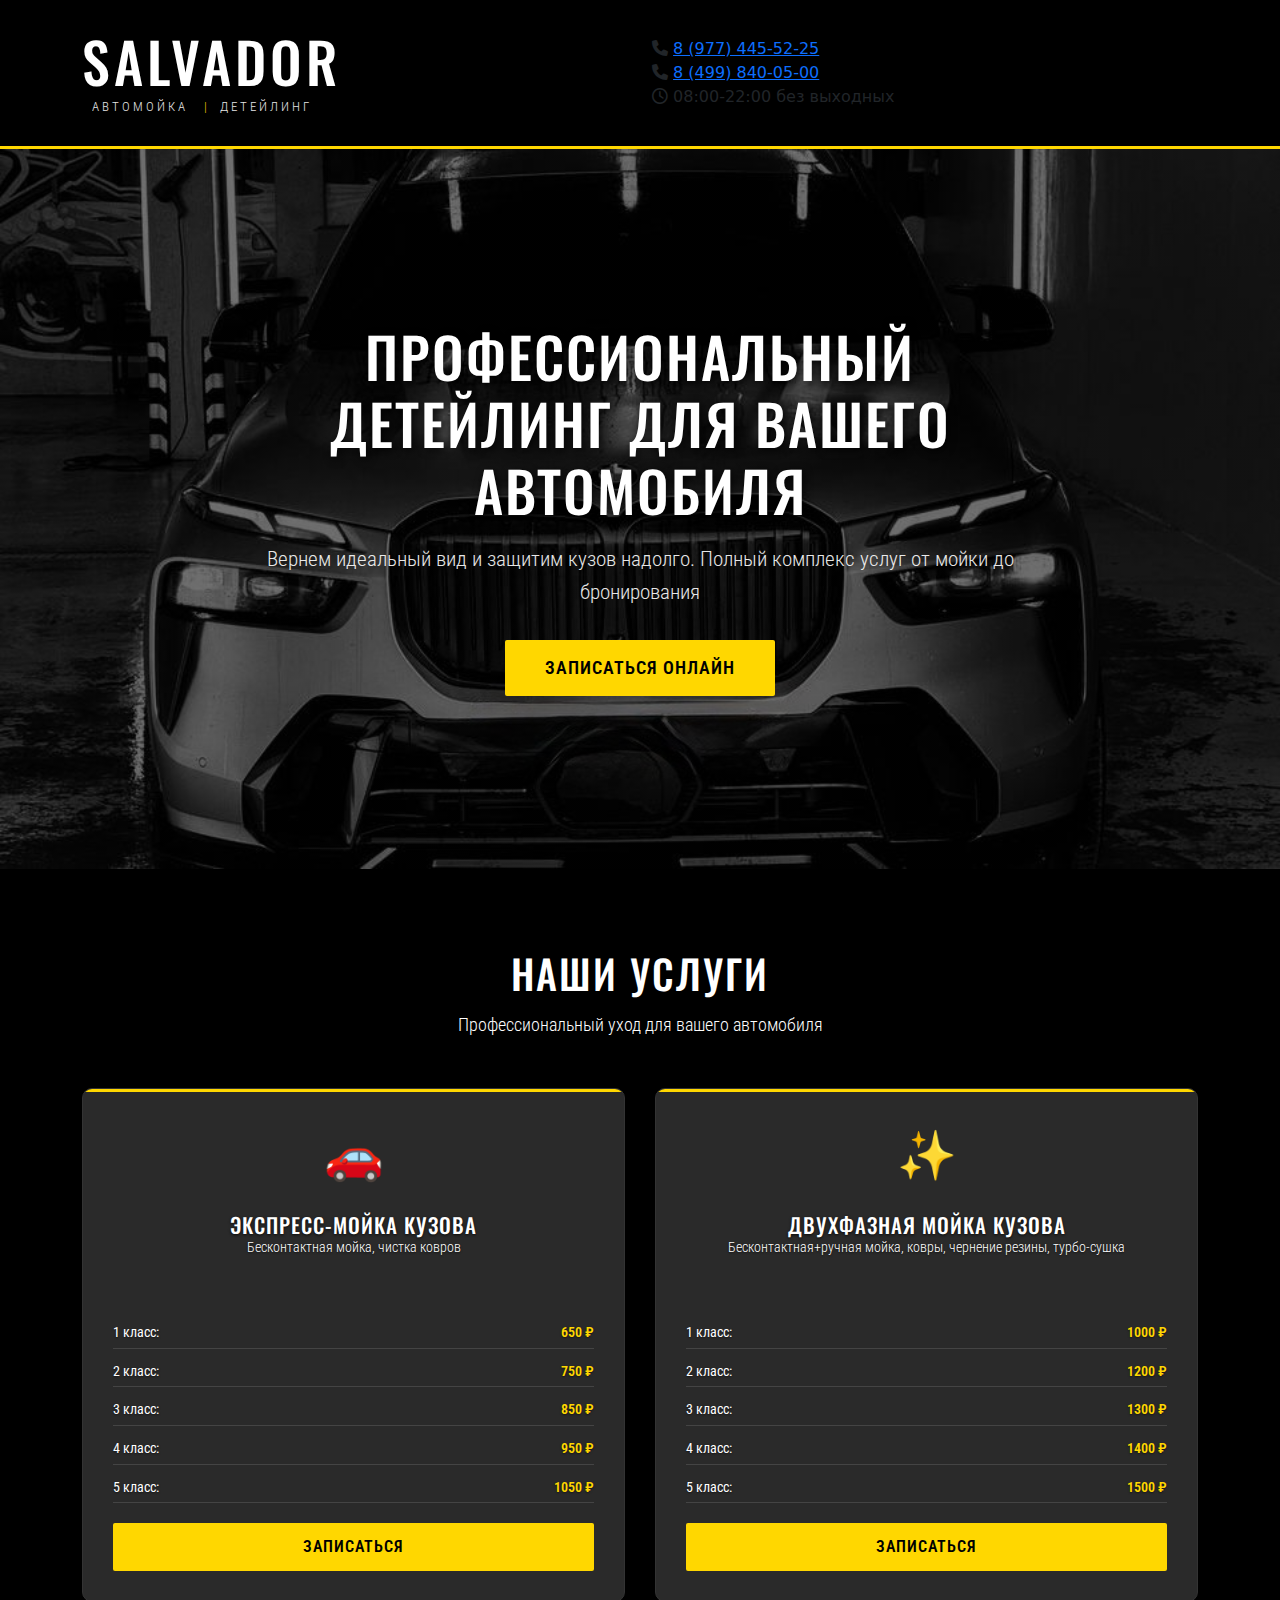
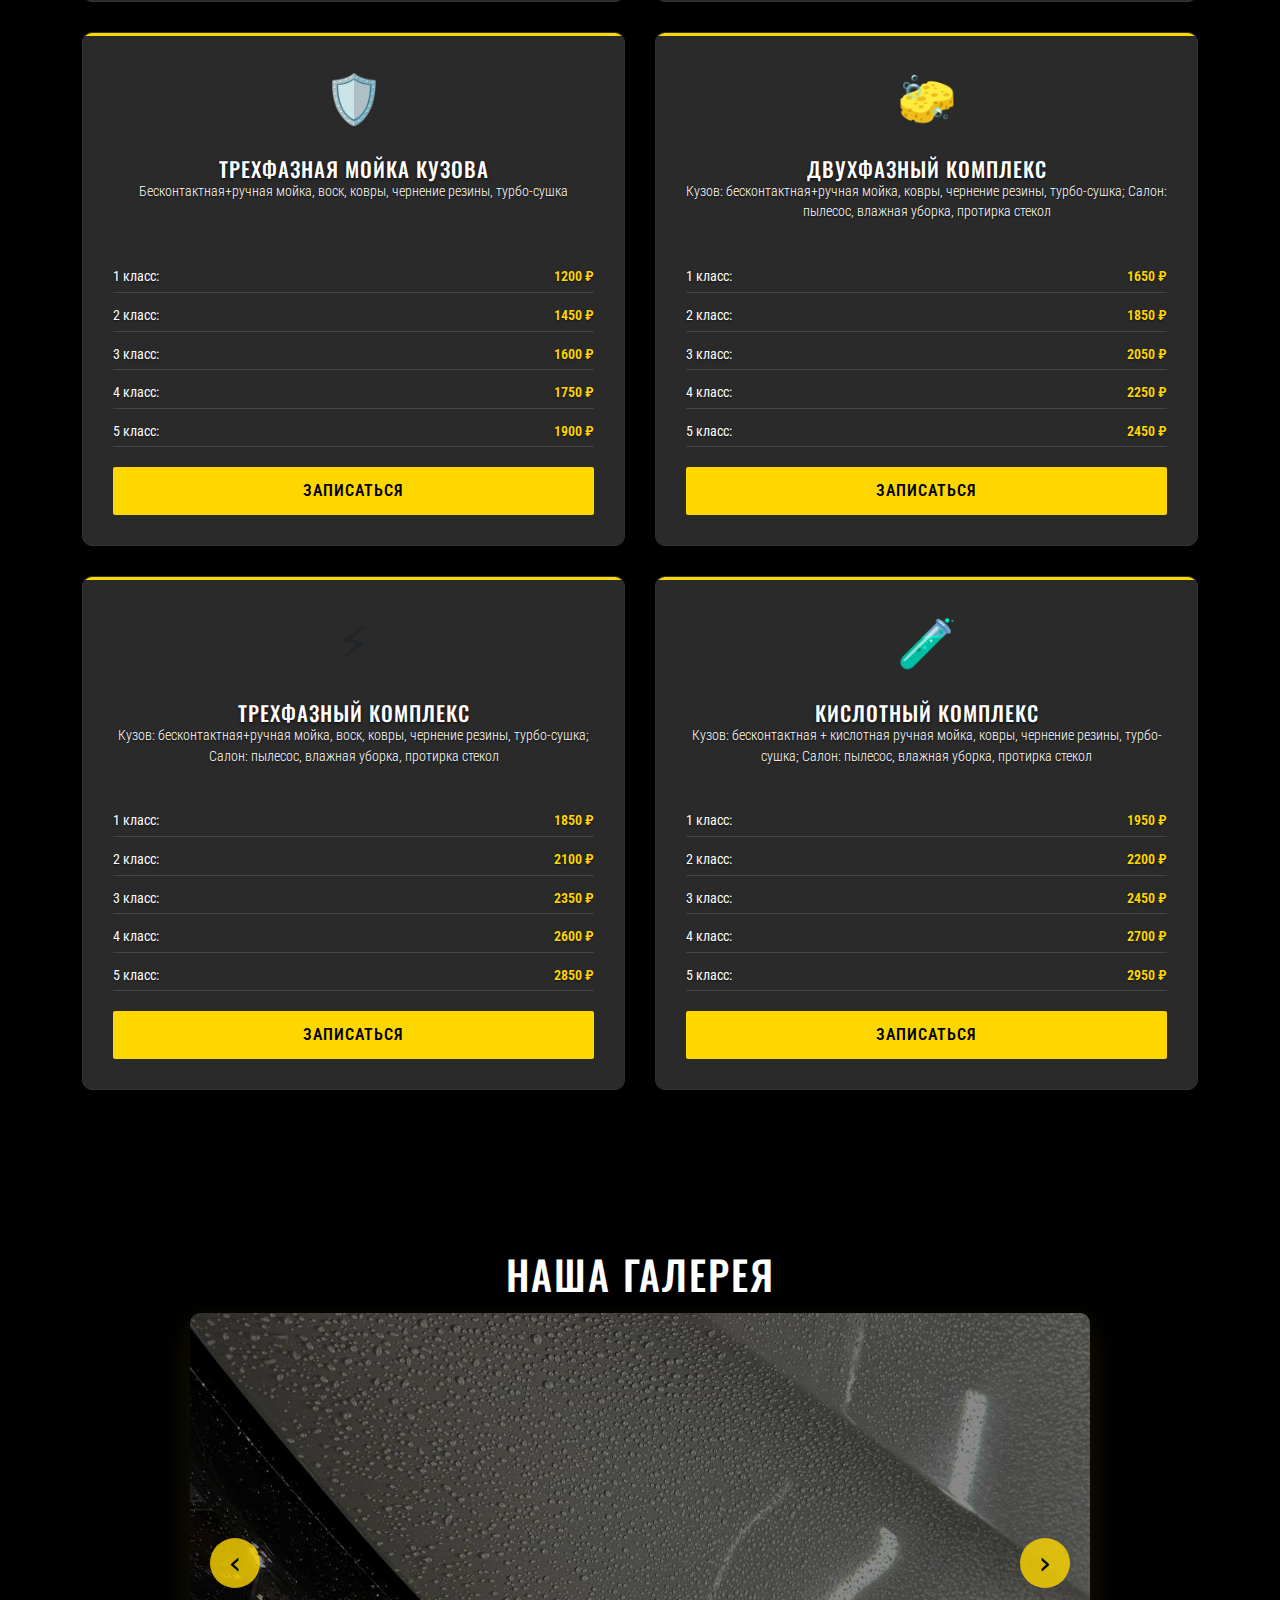
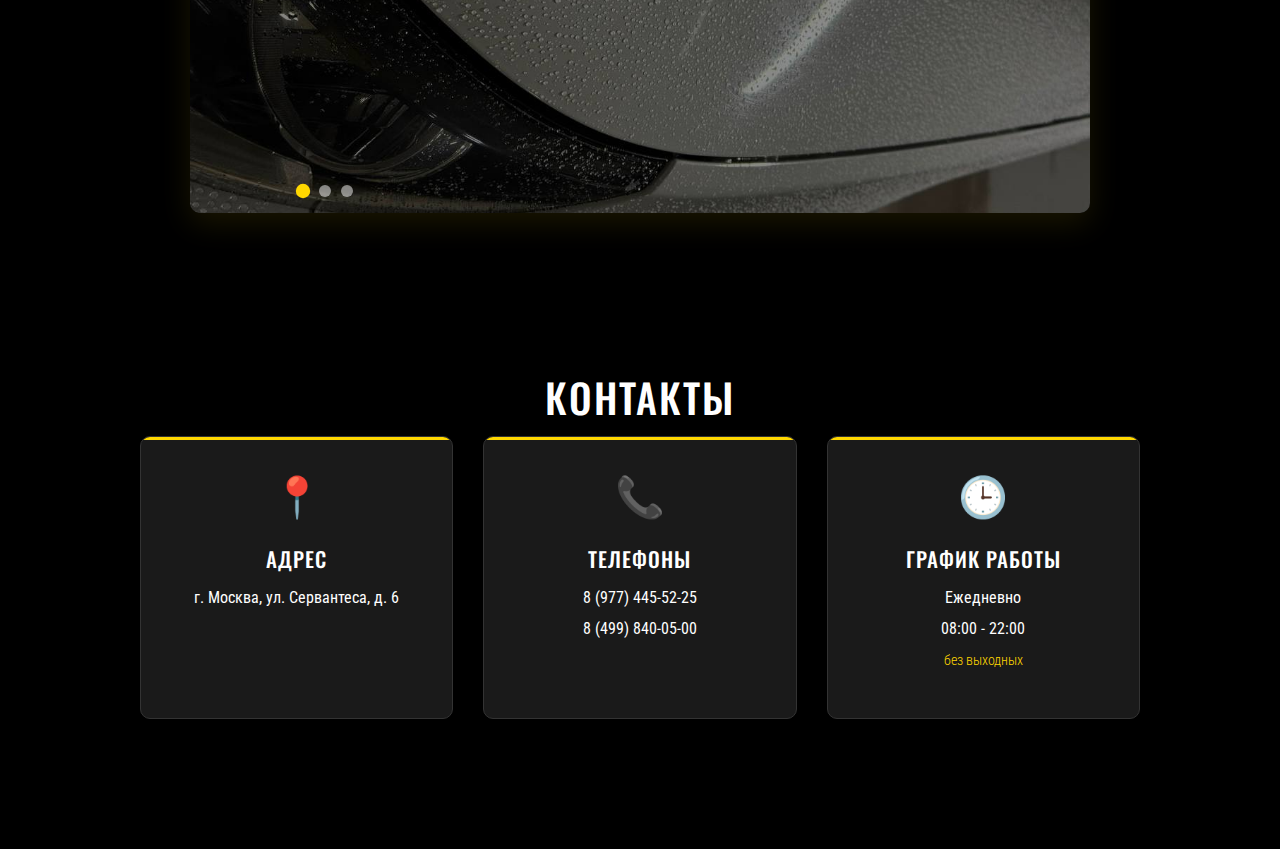
<file: index.html>
<!DOCTYPE html>
<html lang="ru">
<head>
    <meta charset="UTF-8">
    <meta name="viewport" content="width=device-width, initial-scale=1.0">
    <title>Salvador - Детейлинг автомойка</title>
    <link rel="stylesheet" href="style.css">
    <link href="https://cdn.jsdelivr.net/npm/bootstrap@5.3.0/dist/css/bootstrap.min.css" rel="stylesheet">
    <link rel="stylesheet" href="https://cdnjs.cloudflare.com/ajax/libs/font-awesome/6.0.0/css/all.min.css">
    <!-- Подключаем тонкие элегантные шрифты -->
    <link href="https://fonts.googleapis.com/css2?family=Oswald:wght@300;400;500&family=Roboto+Condensed:wght@300;400&display=swap" rel="stylesheet">
</head>
<body>
        <!-- Шапка сайта -->
        <header class="main-header">
            <div class="container">
                <div class="row align-items-center">
                    <!-- Логотип и название -->
                    <div class="col-md-6">
                        <div class="logo-section">
                            <h1 class="site-title">SALVADOR</h1>
                            <p class="site-subtitle">АВТОМОЙКА <span class="divider">|</span>ДЕТЕЙЛИНГ</p>
                        </div>
                    </div>
                    <!-- Контакты и график -->
                    <div class="col-md-6">
                        <div class="contacts-section">
                            <div class="phone-item">
                                <i class="fas fa-phone"></i>
                                <a href="tel:89774455225">8 (977) 445-52-25</a>
                            </div>
                            <div class="phone-item">
                                <i class="fas fa-phone"></i>
                                <a href="tel:84998400500">8 (499) 840-05-00</a>
                            </div>
                            <div class="schedule">
                                <i class="far fa-clock"></i>
                                <span>08:00-22:00 без выходных</span>
                            </div>
                        </div>
                    </div>
                </div>
            </div>
        </header>

<!-- Герой-секция -->
<section class="hero">
    <div class="container">
        <div class="hero-content">
            <h1 class="hero-title">Профессиональный детейлинг для вашего автомобиля</h1>
            <p class="hero-subtitle">Вернем идеальный вид и защитим кузов надолго. Полный комплекс услуг от мойки до бронирования</p>
            <button class="hero-button">Записаться онлайн</button>
        </div>
    </div>
</section>

<!-- Блок услуг и цен -->
<section class="services">
    <div class="container">
        <h2 class="services-title">Наши услуги</h2>
        <p class="services-subtitle">Профессиональный уход для вашего автомобиля</p>
        
        <div class="services-grid">
            <!-- Карточка 1 -->
            <div class="service-card">
                <div class="card-icon">🚗</div>
                <h3 class="card-title">Экспресс-мойка кузова</h3>
                <p class="card-description">Бесконтактная мойка, чистка ковров</p>
                <div class="price-list">
                    <div class="price-item">1 класс: <span>650 ₽</span></div>
                    <div class="price-item">2 класс: <span>750 ₽</span></div>
                    <div class="price-item">3 класс: <span>850 ₽</span></div>
                    <div class="price-item">4 класс: <span>950 ₽</span></div>
                    <div class="price-item">5 класс: <span>1050 ₽</span></div>
                </div>
                <button class="card-button">Записаться</button>
            </div>

            <!-- Карточка 2 -->
            <div class="service-card">
                <div class="card-icon">✨</div>
                <h3 class="card-title">Двухфазная мойка кузова</h3>
                <p class="card-description">Бесконтактная+ручная мойка, ковры, чернение резины, турбо-сушка</p>
                <div class="price-list">
                    <div class="price-item">1 класс: <span>1000 ₽</span></div>
                    <div class="price-item">2 класс: <span>1200 ₽</span></div>
                    <div class="price-item">3 класс: <span>1300 ₽</span></div>
                    <div class="price-item">4 класс: <span>1400 ₽</span></div>
                    <div class="price-item">5 класс: <span>1500 ₽</span></div>
                </div>
                <button class="card-button">Записаться</button>
            </div>

            <!-- Карточка 3 -->
            <div class="service-card">
                <div class="card-icon">🛡️</div>
                <h3 class="card-title">Трехфазная мойка кузова</h3>
                <p class="card-description">Бесконтактная+ручная мойка, воск, ковры, чернение резины, турбо-сушка</p>
                <div class="price-list">
                    <div class="price-item">1 класс: <span>1200 ₽</span></div>
                    <div class="price-item">2 класс: <span>1450 ₽</span></div>
                    <div class="price-item">3 класс: <span>1600 ₽</span></div>
                    <div class="price-item">4 класс: <span>1750 ₽</span></div>
                    <div class="price-item">5 класс: <span>1900 ₽</span></div>
                </div>
                <button class="card-button">Записаться</button>
            </div>

            <!-- Карточка 4 -->
            <div class="service-card">
                <div class="card-icon">🧽</div>
                <h3 class="card-title">Двухфазный комплекс</h3>
                <p class="card-description">Кузов: бесконтактная+ручная мойка, ковры, чернение резины, турбо-сушка; Салон: пылесос, влажная уборка, протирка стекол</p>
                <div class="price-list">
                    <div class="price-item">1 класс: <span>1650 ₽</span></div>
                    <div class="price-item">2 класс: <span>1850 ₽</span></div>
                    <div class="price-item">3 класс: <span>2050 ₽</span></div>
                    <div class="price-item">4 класс: <span>2250 ₽</span></div>
                    <div class="price-item">5 класс: <span>2450 ₽</span></div>
                </div>
                <button class="card-button">Записаться</button>
            </div>

            <!-- Карточка 5 -->
            <div class="service-card">
                <div class="card-icon">⚡</div>
                <h3 class="card-title">Трехфазный комплекс</h3>
                <p class="card-description">Кузов: бесконтактная+ручная мойка, воск, ковры, чернение резины, турбо-сушка; Салон: пылесос, влажная уборка, протирка стекол</p>
                <div class="price-list">
                    <div class="price-item">1 класс: <span>1850 ₽</span></div>
                    <div class="price-item">2 класс: <span>2100 ₽</span></div>
                    <div class="price-item">3 класс: <span>2350 ₽</span></div>
                    <div class="price-item">4 класс: <span>2600 ₽</span></div>
                    <div class="price-item">5 класс: <span>2850 ₽</span></div>
                </div>
                <button class="card-button">Записаться</button>
            </div>

            <!-- Карточка 6 - Кислотный комплекс -->
            <div class="service-card">
                <div class="card-icon">🧪</div>
                <h3 class="card-title">Кислотный комплекс</h3>
                <p class="card-description">Кузов: бесконтактная + кислотная ручная мойка, ковры, чернение резины, турбо-сушка; Салон: пылесос, влажная уборка, протирка стекол</p>
                <div class="price-list">
                    <div class="price-item">1 класс: <span>1950 ₽</span></div>
                    <div class="price-item">2 класс: <span>2200 ₽</span></div>
                    <div class="price-item">3 класс: <span>2450 ₽</span></div>
                    <div class="price-item">4 класс: <span>2700 ₽</span></div>
                    <div class="price-item">5 класс: <span>2950 ₽</span></div>
                </div>
                <button class="card-button">Записаться</button>
            </div> 
        </div>
    </div>
</section>

<!-- Карусель с фото работ -->
<section class="gallery">
    <div class="container">
        <h2 class="gallery-title">Наша галерея</h2>
        
        <div class="carousel">
            <div class="carousel-track">
                <!-- Слайд 1 -->
                <div class="carousel-slide">
                    <img src="images/photo1.jpg">
                </div>
                
                <!-- Слайд 2 -->
                <div class="carousel-slide">
                    <img src="images/photo2.jpg">
                </div>
                
                <!-- Слайд 3 -->
                <div class="carousel-slide">
                    <img src="images/photo3.jpg">
                </div>
            </div>
            
            <!-- Кнопки навигации -->
            <button class="carousel-btn carousel-btn-prev">‹</button>
            <button class="carousel-btn carousel-btn-next">›</button>
            
            <!-- Индикаторы -->
            <div class="carousel-indicators">
                <span class="indicator active"></span>
                <span class="indicator"></span>
                <span class="indicator"></span>
            </div>
        </div>
    </div>
</section>

<!-- Блок с контактами -->
<section class="contacts-section-full">
    <div class="container">
        <h2 class="contacts-title">Контакты</h2>
        
        <div class="contacts-grid">
            <!-- Адрес -->
            <div class="contact-card">
                <div class="contact-icon">📍</div>
                <h3 class="contact-card-title">Адрес</h3>
                <p class="contact-card-text">г. Москва, ул. Сервантеса, д. 6</p>
            </div>
            
            <!-- Телефоны -->
            <div class="contact-card">
                <div class="contact-icon">📞</div>
                <h3 class="contact-card-title">Телефоны</h3>
                <p class="contact-card-text">
                    <a href="tel:89774455225">8 (977) 445-52-25</a>
                </p>
                <p class="contact-card-text">
                    <a href="tel:84998400500">8 (499) 840-05-00</a>
                </p>
            </div>
            
            <!-- График работы -->
            <div class="contact-card">
                <div class="contact-icon">🕒</div>
                <h3 class="contact-card-title">График работы</h3>
                <p class="contact-card-text">Ежедневно</p>
                <p class="contact-card-text">08:00 - 22:00</p>
                <p class="contact-card-note">без выходных</p>
            </div>
        </div>
    </div>
</section>
    <script src="https://cdn.jsdelivr.net/npm/bootstrap@5.3.0/dist/js/bootstrap.bundle.min.js"></script>
    <script src="script.js"></script>
</body>
</html>
</file>
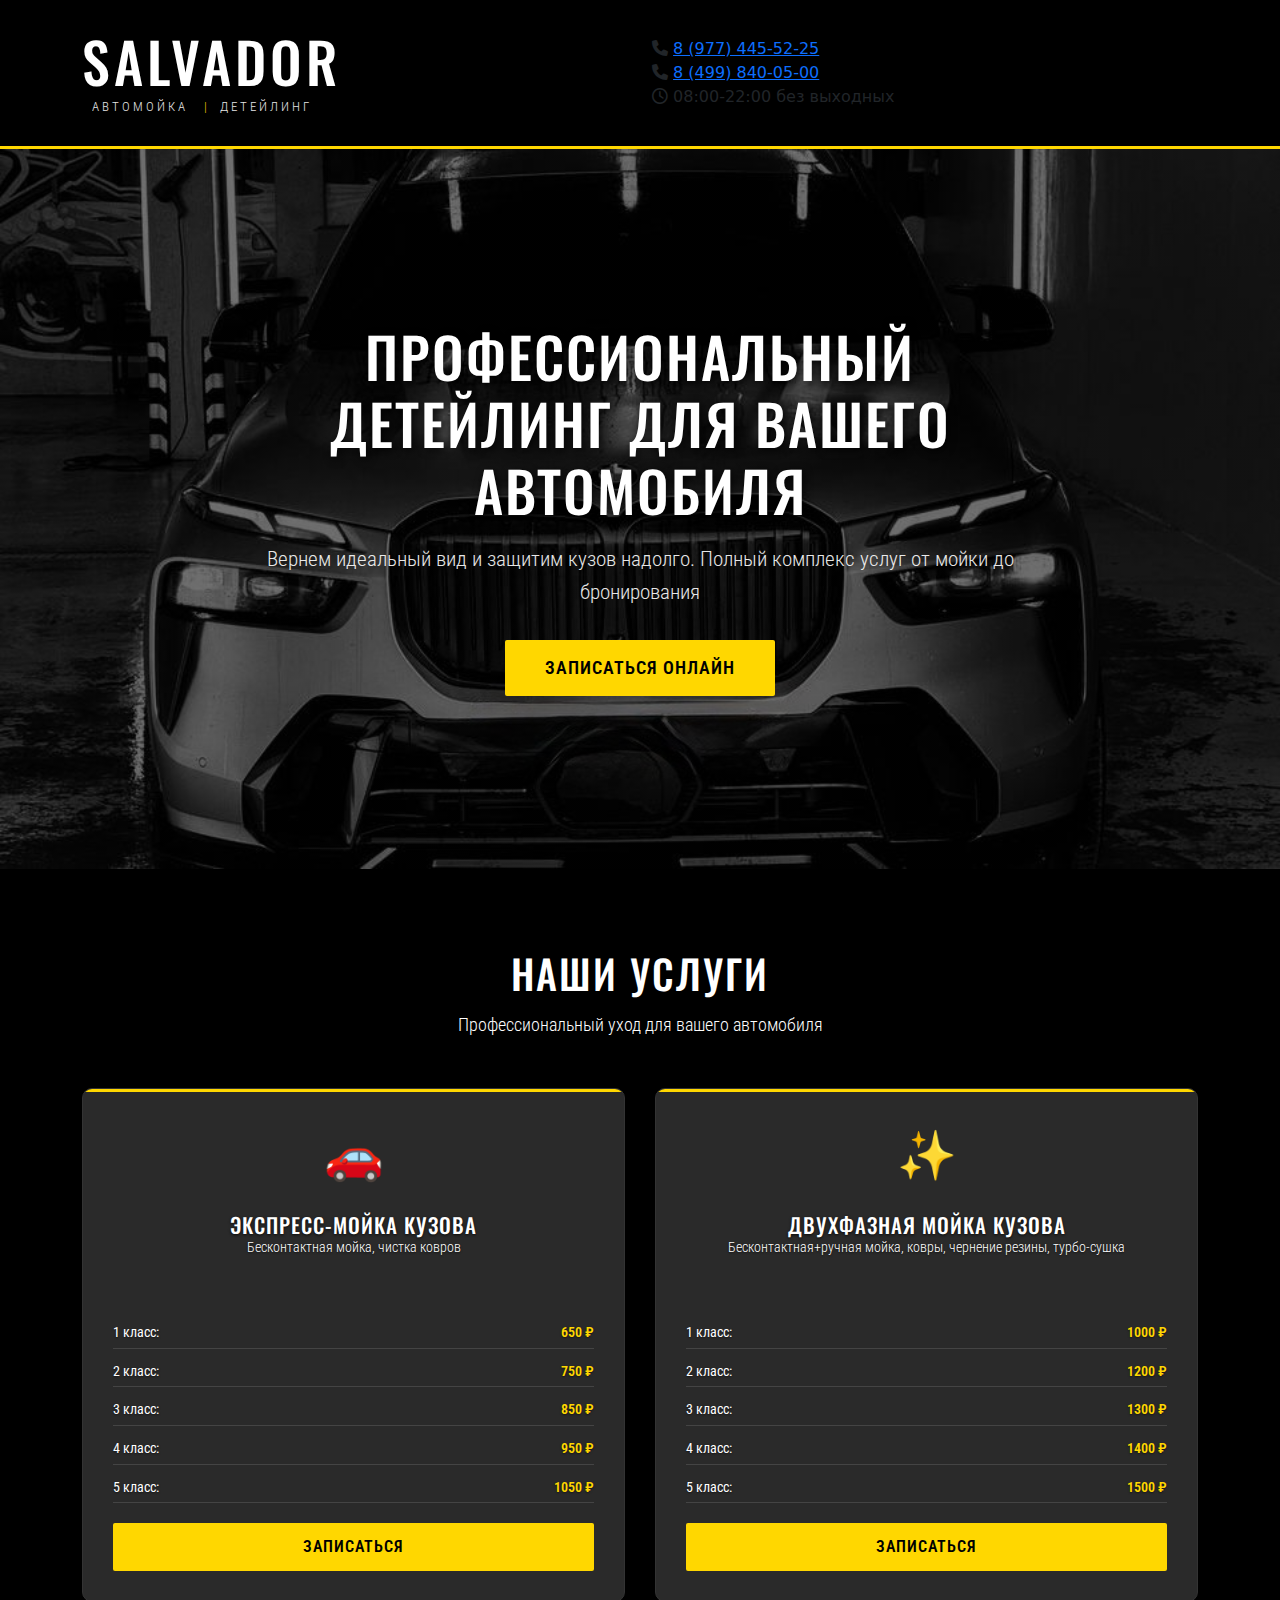
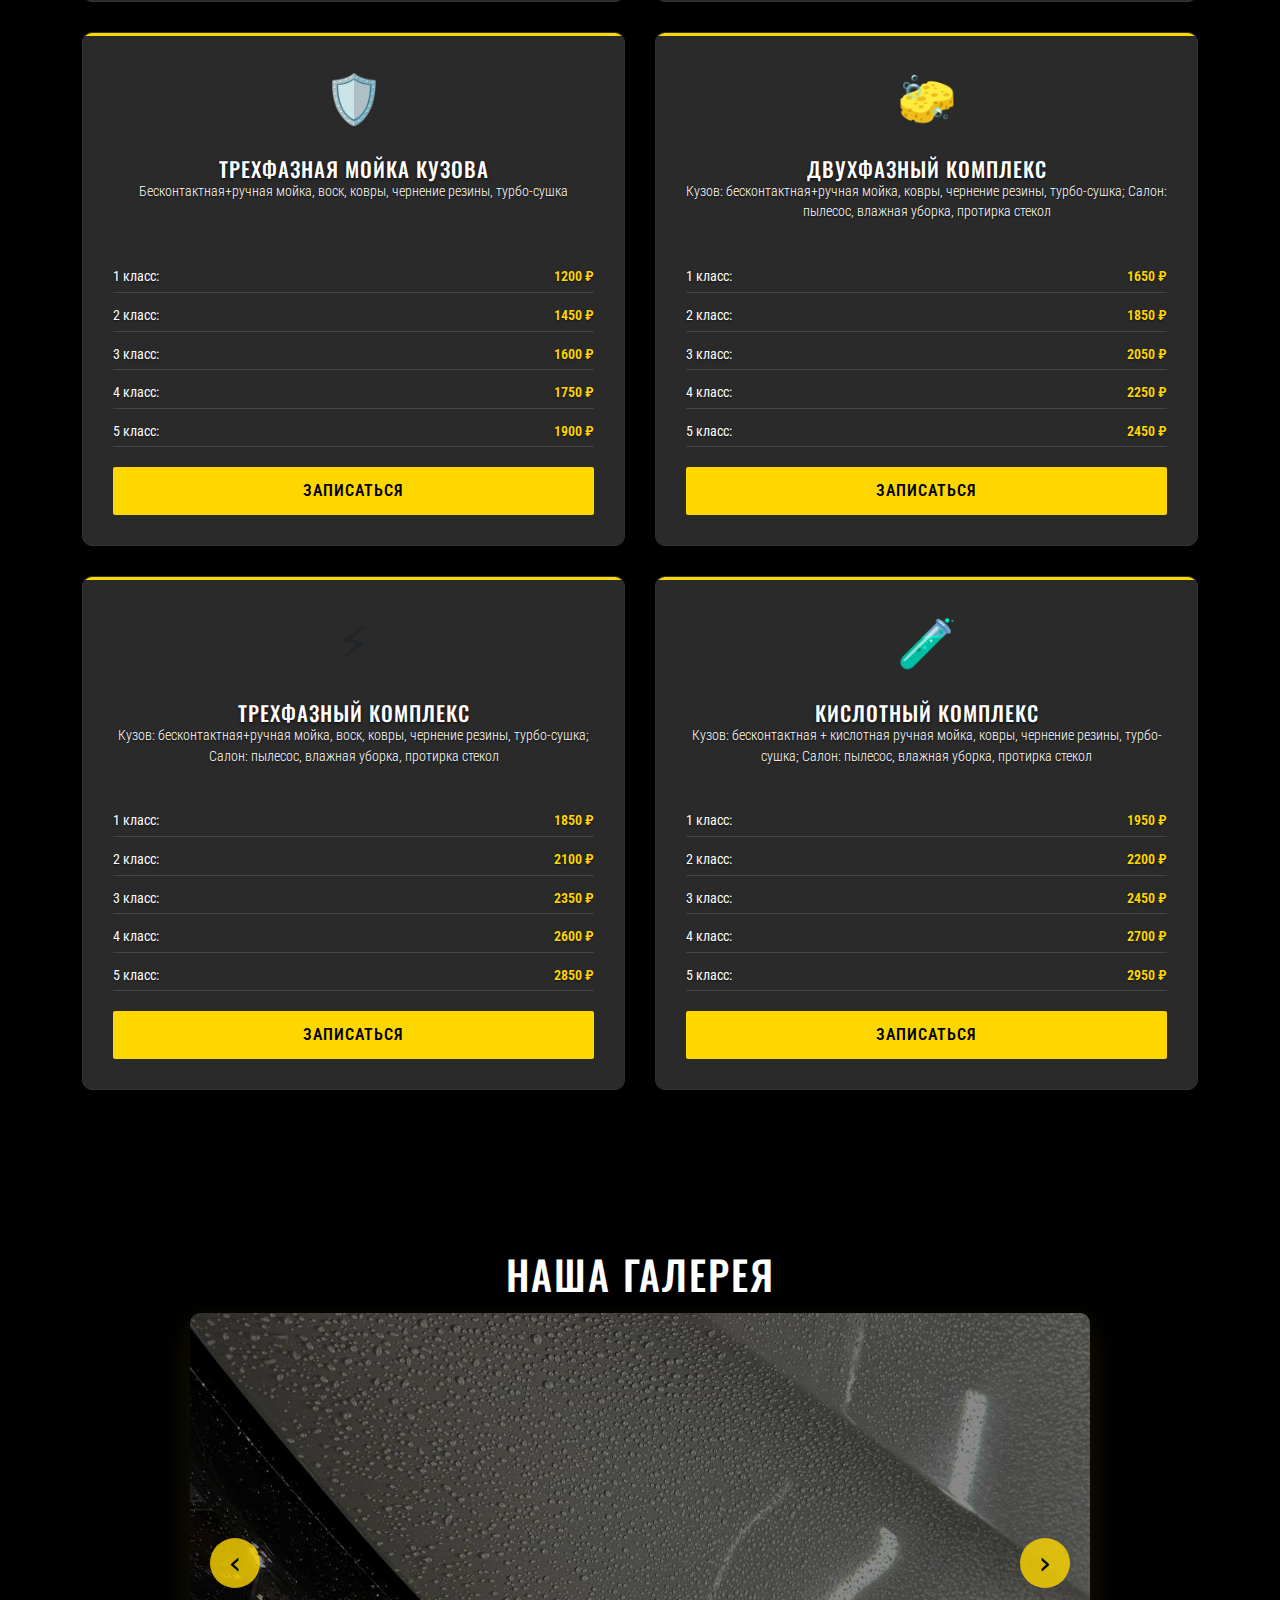
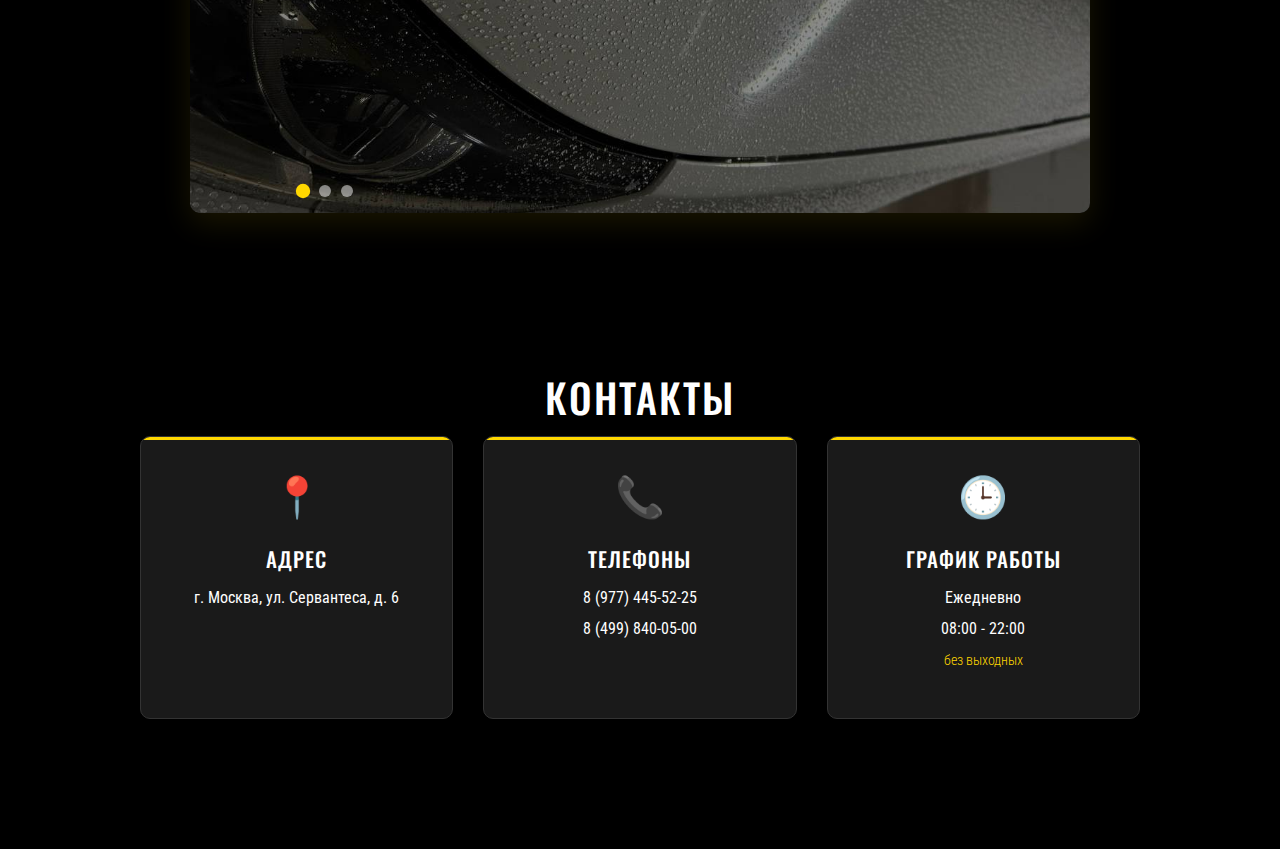
<file: personal.html>
<!DOCTYPE html>
<html lang="ru">
<head>
    <!-- Мета-информация и базовые настройки -->
    <meta charset="UTF-8">
    <meta name="viewport" content="width=device-width, initial-scale=1.0">
    <title>Личный кабинет - Salvador</title>
    
    <!-- Подключение стилей -->
    <link rel="stylesheet" href="style.css">
    <link href="https://cdn.jsdelivr.net/npm/bootstrap@5.3.0/dist/css/bootstrap.min.css" rel="stylesheet">
    <link rel="stylesheet" href="https://cdnjs.cloudflare.com/ajax/libs/font-awesome/6.0.0/css/all.min.css">
    
    <!-- Подключение шрифтов -->
    <link href="https://fonts.googleapis.com/css2?family=Oswald:wght@300;400;500&family=Roboto+Condensed:wght@300;400&display=swap" rel="stylesheet">
</head>
<body class="personal-body">

<!-- ===== HEADER SECTION ===== -->
<header class="main-header">
    <div class="container">
        <div class="row align-items-center">
            <!-- Логотип и название -->
            <div class="col-md-6">
                <div class="logo-section">
                    <h1 class="site-title">SALVADOR</h1>
                    <p class="site-subtitle">АВТОМОЙКА <span class="divider">|</span>ДЕТЕЙЛИНГ</p>
                </div>
            </div>
            
            <!-- Кнопка выхода -->
            <div class="col-md-6">
                <div class="personal-cabinet-btn">
                    <button onclick="logout()">🚪 Выйти</button>
                </div>
            </div>
        </div>
    </div>
</header>

<!-- ===== PERSONAL CABINET CONTENT ===== -->
<div class="personal-container">
    
    <!-- ===== SIDEBAR NAVIGATION ===== -->
    <div class="personal-sidebar">
        
        <!-- Информация о пользователе -->
        <div class="user-info">
            <h3 id="userName">Гость</h3>
            <p id="userEmail">Войдите в систему</p>
        </div>
        
        <!-- Навигационное меню -->
        <nav class="sidebar-nav">
            <a href="#profile" class="nav-item active" onclick="showTab('profile')">
                <span>👤</span> Профиль
            </a>
            <a href="#history" class="nav-item" onclick="showTab('history')">
                <span>📅</span> История записей
            </a>
            <a href="#addresses" class="nav-item" onclick="showTab('addresses')">
                <span>📖</span> Онлайн-запись
            </a>
            <a href="#favorites" class="nav-item" onclick="showTab('favorites')">
                <span>⭐</span> Избранное
            </a>
            <a href="index.html" class="nav-item" onclick="goToMainPage()">
                <span>←</span> На главную
            </a>
        </nav>
    </div>

    <!-- ===== MAIN CONTENT AREA ===== -->
<div class="personal-content">
    
    <!-- === PROFILE TAB === -->
    <div id="profile" class="tab-content active">
        <div class="tab-content-inner">
            <h2>Мой профиль</h2>
            <div class="profile-form">
                <input type="text" placeholder="Имя" id="profileName">
                <input type="email" placeholder="Email" id="profileEmail">
                <input type="tel" placeholder="Телефон" id="profilePhone">
                <button onclick="updateProfile()">Сохранить изменения</button>
            </div>
        </div>
    </div>

    <!-- === BOOKING HISTORY TAB === -->
    <div id="history" class="tab-content">
        <div class="tab-content-inner">
            <h2>История записей</h2>
            <div class="bookings-list" id="bookingsList">
                <!-- Список записей загружается через JavaScript -->
            </div>
        </div>
    </div>

    <!-- === ONLINE BOOKING TAB === -->
    <div id="addresses" class="tab-content">
        <div class="tab-content-inner">
            <h2>Онлайн-запись</h2>
            <div class="booking-section">
                <p>Запишитесь на услугу прямо сейчас</p>
                <button class="hero-button" id="bookingFromPersonal" style="margin: 20px 0;">
                    Записаться онлайн
                </button>
                <div class="booking-info">
                    <p>Выберите удобное время и наши специалисты позаботятся о вашем автомобиле</p>
                </div>
            </div>
        </div>
    </div>

    <!-- === FAVORITES TAB === -->
    <div id="favorites" class="tab-content">
        <div class="tab-content-inner">
            <h2>Избранное</h2>
            <p>Здесь будут ваши избранные услуги</p>
            <!-- В будущем можно добавить функционал избранных услуг -->
        </div>
    </div>
</div>

<!-- ===== SCRIPTS ===== -->
<script src="personal.js"></script>

</body>
</html>
</file>
<file: style.css>
/* ===== GLOBAL STYLES ===== */

/* Reset и базовые настройки */
* {
    margin: 0;
    padding: 0;
    box-sizing: border-box;
}

/* Основные стили body */
body {
    font-family: 'Roboto Condensed', sans-serif;
    background-color: #1a1a1a;
    color: #ffffff;
    line-height: 1.6;
}

/* Контейнер для центрирования контента */
.container {
    max-width: 1200px;
    margin: 0 auto;
    padding: 0 40px;
}

/* ===== HEADER STYLES ===== */

.main-header {
    background-color: #000000;
    padding: 30px 0;
    border-bottom: 3px solid #ffd700;
}

/* Стили логотипа и названия */
.logo-section {
    display: flex;
    flex-direction: column;
    align-items: flex-start;
}

.site-title {
    font-family: 'Oswald', sans-serif;
    font-size: 3.5rem;
    font-weight: 500;
    color: #ffffff;
    text-transform: uppercase;
    letter-spacing: 4px;
    margin-bottom: 5px;
    text-shadow: 2px 2px 4px rgba(0, 0, 0, 0.5);
    line-height: 1.1;
    text-align: left;
}

.site-subtitle {
    font-family: 'Roboto Condensed', sans-serif;
    font-size: 0.8rem;
    color: #ffffff;
    text-transform: uppercase;
    letter-spacing: 3px;
    font-weight: 300;
    margin: 0;
    opacity: 0.9;
    text-align: left;
    width: 100%;
    padding-left: 10px;
}

.site-subtitle .divider {
    color: #ffd700;
    margin: 0 10px;
    font-weight: 300;
}

/* Кнопка личного кабинета */
.personal-cabinet-btn {
    display: flex;
    justify-content: flex-end;
    align-items: center;
    height: 100%;
}

.personal-cabinet-btn button {
    background: #ffd700;
    color: #000000;
    border: none;
    padding: 12px 24px;
    border-radius: 25px;
    cursor: pointer;
    font-family: 'Roboto Condensed', sans-serif;
    font-weight: 600;
    font-size: 0.9rem;
    transition: all 0.3s ease;
    box-shadow: 0 2px 10px rgba(255, 215, 0, 0.3);
}

.personal-cabinet-btn button:hover {
    background: #ffffff;
    transform: translateY(-2px);
    box-shadow: 0 4px 15px rgba(255, 215, 0, 0.4);
}

/* ===== HERO SECTION STYLES ===== */

.hero {
    background: linear-gradient(rgba(0, 0, 0, 0.5), rgba(0, 0, 0, 0.5)), 
                url('главное.jpg');
    background-size: cover;
    background-position: center;
    background-repeat: no-repeat;
    height: 80vh;
    display: flex;
    align-items: center;
    position: relative;
}

.hero-content {
    text-align: center;
    color: white;
    max-width: 800px;
    margin: 0 auto;
}

.hero-title {
    font-family: 'Oswald', sans-serif;
    font-size: 3.5rem;
    font-weight: 500;
    margin-bottom: 20px;
    text-transform: uppercase;
    letter-spacing: 2px;
    text-shadow: 2px 2px 8px rgba(0, 0, 0, 0.8);
}

.hero-subtitle {
    font-family: 'Roboto Condensed', sans-serif;
    font-size: 1.3rem;
    font-weight: 300;
    margin-bottom: 30px;
    opacity: 0.9;
    line-height: 1.6;
}

.hero-button {
    background-color: #ffd700;
    color: #000000;
    border: none;
    padding: 15px 40px;
    font-size: 1.1rem;
    font-weight: 600;
    text-transform: uppercase;
    letter-spacing: 1px;
    cursor: pointer;
    transition: all 0.3s ease;
    font-family: 'Roboto Condensed', sans-serif;
    border-radius: 2px;
}

.hero-button:hover {
    background-color: #ffffff;
    transform: translateY(-2px);
    box-shadow: 0 5px 15px rgba(255, 215, 0, 0.4);
}

/* ===== SERVICES SECTION STYLES ===== */

.services {
    padding: 80px 0;
    background-color: #000000;
}

.services-title {
    font-family: 'Oswald', sans-serif;
    font-size: 2.5rem;
    font-weight: 500;
    text-align: center;
    color: #ffffff;
    margin-bottom: 15px;
    text-transform: uppercase;
    letter-spacing: 2px;
}

.services-subtitle {
    font-family: 'Roboto Condensed', sans-serif;
    font-size: 1.1rem;
    text-align: center;
    color: #ffffff;
    margin-bottom: 50px;
    font-weight: 300;
}

.services-grid {
    display: grid;
    grid-template-columns: repeat(auto-fit, minmax(380px, 1fr));
    gap: 30px;
    max-width: 1200px;
    margin: 0 auto;
}

/* Карточки услуг */
.service-card {
    background: #2a2a2a;
    border-radius: 10px;
    padding: 30px;
    text-align: center;
    transition: all 0.3s ease;
    border: 1px solid #333;
    position: relative;
    overflow: hidden;
}

.service-card::before {
    content: '';
    position: absolute;
    top: 0;
    left: 0;
    right: 0;
    height: 3px;
    background: #ffd700;
}

.service-card:hover {
    transform: translateY(-5px);
    box-shadow: 0 10px 30px rgba(255, 215, 0, 0.1);
    border-color: #ffd700;
}

.card-icon {
    font-size: 3rem;
    margin-bottom: 20px;
}

.card-title {
    font-family: 'Oswald', sans-serif;
    font-size: 1.3rem;
    font-weight: 500;
    color: #ffffff !important;
    margin-bottom: 15px;
    text-transform: uppercase;
    letter-spacing: 1px;
    line-height: 1.3;
    text-shadow: 0 1px 3px rgba(0, 0, 0, 0.8);
}

.card-description {
    font-family: 'Roboto Condensed', sans-serif;
    font-size: 0.9rem;
    color: #ffffff !important;
    margin-bottom: 20px;
    line-height: 1.4;
    font-weight: 300;
    min-height: 60px;
    text-shadow: 0 1px 2px rgba(0, 0, 0, 0.6);
}

.price-list {
    margin-bottom: 20px;
    text-align: left;
}

.price-item {
    font-family: 'Roboto Condensed', sans-serif;
    font-size: 0.9rem;
    color: #ffffff !important;
    margin-bottom: 8px;
    display: flex;
    justify-content: space-between;
    padding: 4px 0;
    border-bottom: 1px solid #444;
    text-shadow: 0 1px 2px rgba(0, 0, 0, 0.5);
}

.price-item span {
    color: #ffd700;
    font-weight: 600;
}

.card-button {
    background-color: #ffd700;
    color: #000000;
    border: none;
    padding: 12px 30px;
    font-size: 1rem;
    font-weight: 600;
    text-transform: uppercase;
    letter-spacing: 1px;
    cursor: pointer;
    transition: all 0.3s ease;
    font-family: 'Roboto Condensed', sans-serif;
    border-radius: 2px;
    width: 100%;
}

.card-button:hover {
    background-color: #ffffff;
    transform: translateY(-2px);
}

/* ===== GALLERY SECTION STYLES ===== */

.gallery {
    padding: 80px 0;
    background-color: #000000;
}

.gallery-title {
    font-family: 'Oswald', sans-serif;
    font-size: 2.5rem;
    font-weight: 500;
    text-align: center;
    color: #ffffff;
    margin-bottom: 15px;
    text-transform: uppercase;
    letter-spacing: 2px;
}

/* Карусель */
.carousel {
    position: relative;
    max-width: 900px;
    margin: 0 auto;
    overflow: hidden;
    border-radius: 10px;
    box-shadow: 0 10px 30px rgba(255, 215, 0, 0.1);
}

.carousel-track {
    display: flex;
    transition: transform 0.5s ease-in-out;
}

.carousel-slide {
    min-width: 100%;
    position: relative;
}

.carousel-slide img {
    width: 100%;
    height: 500px;
    object-fit: cover;
    display: block;
}

.carousel-btn {
    position: absolute;
    top: 50%;
    transform: translateY(-50%);
    background: rgba(255, 215, 0, 0.8);
    border: none;
    color: #000000;
    font-size: 2rem;
    width: 50px;
    height: 50px;
    border-radius: 50%;
    cursor: pointer;
    transition: all 0.3s ease;
    z-index: 10;
}

.carousel-btn:hover {
    background: #ffd700;
    transform: translateY(-50%) scale(1.1);
}

.carousel-btn-prev {
    left: 20px;
}

.carousel-btn-next {
    right: 20px;
}

.carousel-indicators {
    position: absolute;
    bottom: 20px;
    left: 50%;
    transform: translateX(-50%);
    display: flex;
    gap: 10px;
    z-index: 10;
}

.indicator {
    width: 12px;
    height: 12px;
    border-radius: 50%;
    background: rgba(255, 255, 255, 0.5);
    cursor: pointer;
    transition: all 0.3s ease;
}

.indicator.active {
    background: #ffd700;
    transform: scale(1.2);
}

/* ===== CONTACTS SECTION STYLES ===== */

.contacts-section-full {
    padding: 80px 0;
    background-color: #000000;
}

.contacts-title {
    font-family: 'Oswald', sans-serif;
    font-size: 2.5rem;
    font-weight: 500;
    text-align: center;
    color: #ffffff;
    margin-bottom: 15px;
    text-transform: uppercase;
    letter-spacing: 2px;
}

.contacts-grid {
    display: grid;
    grid-template-columns: repeat(auto-fit, minmax(300px, 1fr));
    gap: 30px;
    max-width: 1000px;
    margin: 0 auto 50px auto;
}

.contact-card {
    background: #1a1a1a;
    border-radius: 10px;
    padding: 30px;
    text-align: center;
    border: 1px solid #333;
    transition: all 0.3s ease;
    position: relative;
    overflow: hidden;
}

.contact-card::before {
    content: '';
    position: absolute;
    top: 0;
    left: 0;
    right: 0;
    height: 3px;
    background: #ffd700;
}

.contact-card:hover {
    transform: translateY(-5px);
    box-shadow: 0 10px 30px rgba(255, 215, 0, 0.1);
    border-color: #ffd700;
}

.contact-icon {
    font-size: 2.5rem;
    margin-bottom: 20px;
}

.contact-card-title {
    font-family: 'Oswald', sans-serif;
    font-size: 1.3rem;
    font-weight: 500;
    color: #ffffff;
    margin-bottom: 15px;
    text-transform: uppercase;
    letter-spacing: 1px;
}

.contact-card-text {
    font-family: 'Roboto Condensed', sans-serif;
    font-size: 1rem;
    color: #ffffff;
    margin-bottom: 8px;
    line-height: 1.4;
}

.contact-card-text a {
    color: #ffffff;
    text-decoration: none;
    transition: color 0.3s ease;
}

.contact-card-text a:hover {
    color: #ffd700;
}

.contact-card-note {
    font-family: 'Roboto Condensed', sans-serif;
    font-size: 0.9rem;
    color: #ffd700;
    font-weight: 300;
    margin-top: 10px;
}

/* ===== MODAL WINDOWS STYLES ===== */

.modal {
    display: none;
    position: fixed;
    z-index: 1000;
    left: 0;
    top: 0;
    width: 100%;
    height: 100%;
    background-color: rgba(0,0,0,0.8);
}

.modal-content {
    background-color: #1a1a1a;
    margin: 5% auto;
    padding: 30px;
    border: 2px solid #ffd700;
    border-radius: 10px;
    width: 90%;
    max-width: 600px;
    position: relative;
}

.close {
    color: #ffd700;
    float: right;
    font-size: 28px;
    font-weight: bold;
    cursor: pointer;
}

.close:hover {
    color: #ffffff;
}

/* Стили для шагов записи */
.booking-steps .step {
    display: none;
}

.booking-steps .step.active {
    display: block;
}

.service-option {
    background: #2a2a2a;
    padding: 15px;
    margin: 10px 0;
    border-radius: 8px;
    cursor: pointer;
    display: flex;
    justify-content: space-between;
    border: 1px solid #333;
    transition: all 0.3s ease;
    color: #ffffff !important;
}

.service-option span {
    color: #ffffff !important;
}

.service-option:hover {
    border-color: #ffd700;
    transform: translateY(-2px);
    color: #000000 !important;
}

.service-option:hover span {
    color: #000000 !important;
}

/* Кнопки модальных окон */
.next-btn, .prev-btn, .confirm-btn {
    background: #ffd700 !important;
    color: #000000 !important;
    border: none;
    padding: 12px 30px;
    margin: 10px 5px;
    border-radius: 5px;
    cursor: pointer;
    font-family: 'Roboto Condensed', sans-serif;
    font-weight: 600;
    transition: all 0.3s ease;
}

.next-btn:hover, .prev-btn:hover, .confirm-btn:hover {
    background: #ffffff !important;
    transform: translateY(-2px);
}

.prev-btn {
    background: #666 !important;
    color: #ffffff !important;
}

.confirm-btn {
    background: #ffd700 !important;
    color: #000000 !important;
}

/* Календарь записи */
.time-grid {
    display: grid;
    grid-template-columns: 100px repeat(7, 1fr);
    gap: 5px;
    margin: 20px 0;
}

.time-header {
    font-family: 'Oswald', sans-serif;
    color: #ffd700;
    text-align: center;
    padding: 10px 5px;
    font-size: 0.8rem;
    text-transform: uppercase;
}

.time-slot {
    font-family: 'Roboto Condensed', sans-serif;
    color: #ffd700 !important;
    text-align: center;
    padding: 8px 2px;
    font-size: 0.8rem;
    border-bottom: 1px solid #333;
    font-weight: 600;
}

.day-header {
    font-family: 'Oswald', sans-serif;
    color: #ffd700 !important;
    text-align: center;
    padding: 10px 5px;
    font-size: 0.8rem;
    text-transform: uppercase;
    border-bottom: 2px solid #ffd700;
    font-weight: 600;
}

.slot {
    text-align: center;
    padding: 10px 2px;
    margin: 1px;
    border-radius: 3px;
    cursor: pointer;
    transition: all 0.3s ease;
    font-family: 'Roboto Condensed', sans-serif;
    font-size: 0.8rem;
}

.slot.available {
    background: #2a2a2a;
    color: #ffd700;
    border: 1px solid #ffd700;
}

.slot.available:hover {
    background: #ffd700;
    color: #000000;
}

.slot.booked {
    background: #2a2a2a;
    color: #ff4444;
    border: 1px solid #ff4444;
    cursor: not-allowed;
}

.slot.selected {
    background: #ffd700;
    color: #000000;
    border: 1px solid #ffd700;
}

/* Формы авторизации */
.auth-form input, .register-form input, .step input {
    display: block;
    width: 100%;
    padding: 12px;
    margin: 10px 0;
    background: #2a2a2a;
    border: 1px solid #333;
    border-radius: 5px;
    color: #ffffff;
    font-family: 'Roboto Condensed', sans-serif;
}

.auth-form button, .register-form button {
    background: #ffd700;
    color: #000000;
    border: none;
    padding: 12px 30px;
    width: 100%;
    border-radius: 5px;
    cursor: pointer;
    font-family: 'Roboto Condensed', sans-serif;
    font-weight: 600;
    margin: 10px 0;
}

.auth-form a, .register-form a {
    color: #ffd700;
    text-decoration: none;
}

.service-option.selected {
    background: #ffd700 !important;
    border-color: #ffd700 !important;
    color: #000000 !important;
}

.service-option.selected span {
    color: #000000 !important;
    font-weight: 600;
}

/* Улучшенные стили для опций услуг */
.service-option {
    background: #2a2a2a;
    padding: 15px;
    margin: 10px 0;
    border-radius: 8px;
    cursor: pointer;
    display: flex;
    justify-content: space-between;
    border: 1px solid #333;
    transition: all 0.3s ease;
    color: #ffffff !important;
}

.service-option span {
    color: #ffffff !important;
    transition: all 0.3s ease;
}

.service-option:hover {
    border-color: #ffd700;
    transform: translateY(-2px);
}

.service-option:hover span {
    color: #ffffff !important;
}

/* ===== PERSONAL CABINET STYLES ===== */

.personal-body {
    background: #000000;
    margin: 0;
    padding: 0;
    position: relative;
}

/* Фон для личного кабинета с изображением и затемнением */
.personal-body::before {
    content: '';
    position: fixed;
    top: 0;
    left: 0;
    width: 100%;
    height: 100%;
    background: 
        linear-gradient(
            rgba(0, 0, 0, 0.85), 
            rgba(0, 0, 0, 0.9)
        ),
        url('главное.jpg') center/cover no-repeat;
    z-index: -1;
}

.personal-container {
    display: flex;
    min-height: calc(100vh - 100px);
    position: relative;
    z-index: 1;
}

.personal-sidebar {
    background: rgba(26, 26, 26, 0.95);
    backdrop-filter: blur(10px);
}

.user-info {
    text-align: center;
    margin-bottom: 30px;
    padding-bottom: 20px;
    border-bottom: 1px solid #333;
}

.user-info h3 {
    color: #ffffff;
    font-family: 'Oswald', sans-serif;
    margin-bottom: 5px;
}

.user-info p {
    color: #cccccc;
    font-size: 0.9rem;
}

.sidebar-nav {
    display: flex;
    flex-direction: column;
}

.nav-item {
    color: #ffffff;
    text-decoration: none;
    padding: 15px;
    margin: 5px 0;
    border-radius: 5px;
    transition: all 0.3s ease;
    display: flex;
    align-items: center;
    gap: 10px;
}

.nav-item:hover, .nav-item.active {
    background: #ffd700;
    color: #000000;
}

.personal-content {
    background: rgba(26, 26, 26, 0.8);
    backdrop-filter: blur(5px)
}

.tab-content {
    background: rgba(42, 42, 42, 0.9);
}

.tab-content.active {
    display: block;
}

.profile-form input {
    display: block;
    width: 100%;
    max-width: 400px;
    padding: 12px;
    margin: 10px 0;
    background: #2a2a2a;
    border: 1px solid #333;
    border-radius: 5px;
    color: #ffffff;
    font-family: 'Roboto Condensed', sans-serif;
}

.profile-form button {
    background: #ffd700;
    color: #000000;
    border: none;
    padding: 12px 30px;
    border-radius: 5px;
    cursor: pointer;
    font-family: 'Roboto Condensed', sans-serif;
    font-weight: 600;
}

.bookings-list {
    display: flex;
    flex-direction: column;
    gap: 15px;
}

.booking-item {
    background: #2a2a2a;
    padding: 20px;
    border-radius: 8px;
    border-left: 3px solid #ffd700;
}

/* ===== PERSONAL CABINET FIXES ===== */

.personal-content {
    flex: 1;
    padding: 40px;
    background: rgba(26, 26, 26, 0.3);
    backdrop-filter: blur(5px);
    display: flex;
    flex-direction: column;
}

.tab-content {
    display: none;
    flex: 1;
}

.tab-content.active {
    display: flex;
    justify-content: center;
    align-items: flex-start;
}

.tab-content-inner {
    max-width: 600px;
    width: 100%;
    background: rgba(42, 42, 42, 0.5);
    padding: 40px;
    border-radius: 10px;
    border: 1px solid #333;
}

.tab-content-inner h2 {
    font-family: 'Oswald', sans-serif;
    font-size: 2rem;
    color: #ffffff;
    margin-bottom: 30px;
    text-align: center;
    text-transform: uppercase;
    letter-spacing: 1px;
}

/* Улучшенные стили для списка записей */
.bookings-list {
    display: flex;
    flex-direction: column;
    gap: 20px;
}

.booking-item {
    background: #2a2a2a;
    padding: 25px;
    border-radius: 10px;
    border-left: 4px solid #ffd700;
    transition: all 0.3s ease;
}

.booking-item:hover {
    transform: translateY(-3px);
    box-shadow: 0 5px 20px rgba(255, 215, 0, 0.1);
}

.booking-item strong {
    font-family: 'Oswald', sans-serif;
    font-size: 1.2rem;
    color: #ffd700;
    display: block;
    margin-bottom: 10px;
}

.booking-item p {
    margin-bottom: 8px;
    color: #ffffff;
    font-family: 'Roboto Condensed', sans-serif;
}

/* Стили для секции онлайн-записи в ЛК */
.booking-section {
    text-align: center;
}

.booking-info {
    margin-top: 20px;
    padding: 20px;
    background: #2a2a2a;
    border-radius: 8px;
    border: 1px solid #333;
}

.booking-info p {
    color: #cccccc;
    font-style: italic;
}

/* Исправляем цвет текста на белый */
.bookings-list p {
    color: #ffffff !important; /* Делаем белым текст "У вас пока нет записей" */
}

.booking-info p {
    color: #ffffff !important; /* Белый текст в секции онлайн-записи */
}

.tab-content-inner p {
    color: #ffffff !important; /* Белый текст во всех вкладках */
}

/* ===== RESPONSIVE STYLES ===== */

@media (max-width: 768px) {
    .container {
        padding: 0 20px;
    }
    
    .main-header {
        padding: 25px 0;
    }
    
    .logo-section {
        align-items: center;
    }
    
    .site-title {
        font-size: 2.5rem;
        text-align: center;
        letter-spacing: 3px;
    }
    
    .site-subtitle {
        font-size: 0.7rem;
        text-align: center;
        letter-spacing: 2px;
        padding-left: 0;
    }
    
    .personal-cabinet-btn {
        justify-content: center;
        margin-top: 20px;
    }

    .hero {
        height: 70vh;
        padding: 0 20px;
    }
    
    .hero-title {
        font-size: 2.2rem;
        letter-spacing: 1px;
    }
    
    .hero-subtitle {
        font-size: 1.1rem;
    }
    
    .hero-button {
        padding: 12px 30px;
        font-size: 1rem;
    }
    
    .services {
        padding: 60px 0;
    }
    
    .services-title {
        font-size: 2rem;
    }
    
    .services-grid {
        grid-template-columns: 1fr;
        gap: 20px;
        padding: 0 20px;
    }
    
    .service-card {
        padding: 25px 20px;
    }
    
    .card-title {
        font-size: 1.2rem;
    }
    
    .card-description {
        font-size: 0.85rem;
        min-height: auto;
    }
    
    .price-item {
        font-size: 0.85rem;
    }

    .gallery {
        padding: 60px 0;
    }
    
    .gallery-title {
        font-size: 2rem;
    }
    
    .carousel {
        margin: 0 20px;
    }
    
    .carousel-slide img {
        height: 300px;
    }
    
    .carousel-btn {
        width: 40px;
        height: 40px;
        font-size: 1.5rem;
    }

    .contacts-section-full {
        padding: 60px 0;
    }
    
    .contacts-title {
        font-size: 2rem;
    }
    
    .contacts-grid {
        grid-template-columns: 1fr;
        gap: 20px;
        margin-bottom: 40px;
        padding: 0 20px;
    }
    
    .contact-card {
        padding: 25px 20px;
    }
    
    .personal-container {
        flex-direction: column;
    }
    
    .personal-sidebar {
        width: 100%;
        border-right: none;
        border-bottom: 2px solid #ffd700;
    }
    
    .personal-content {
        padding: 20px;
    }
}
</file>
